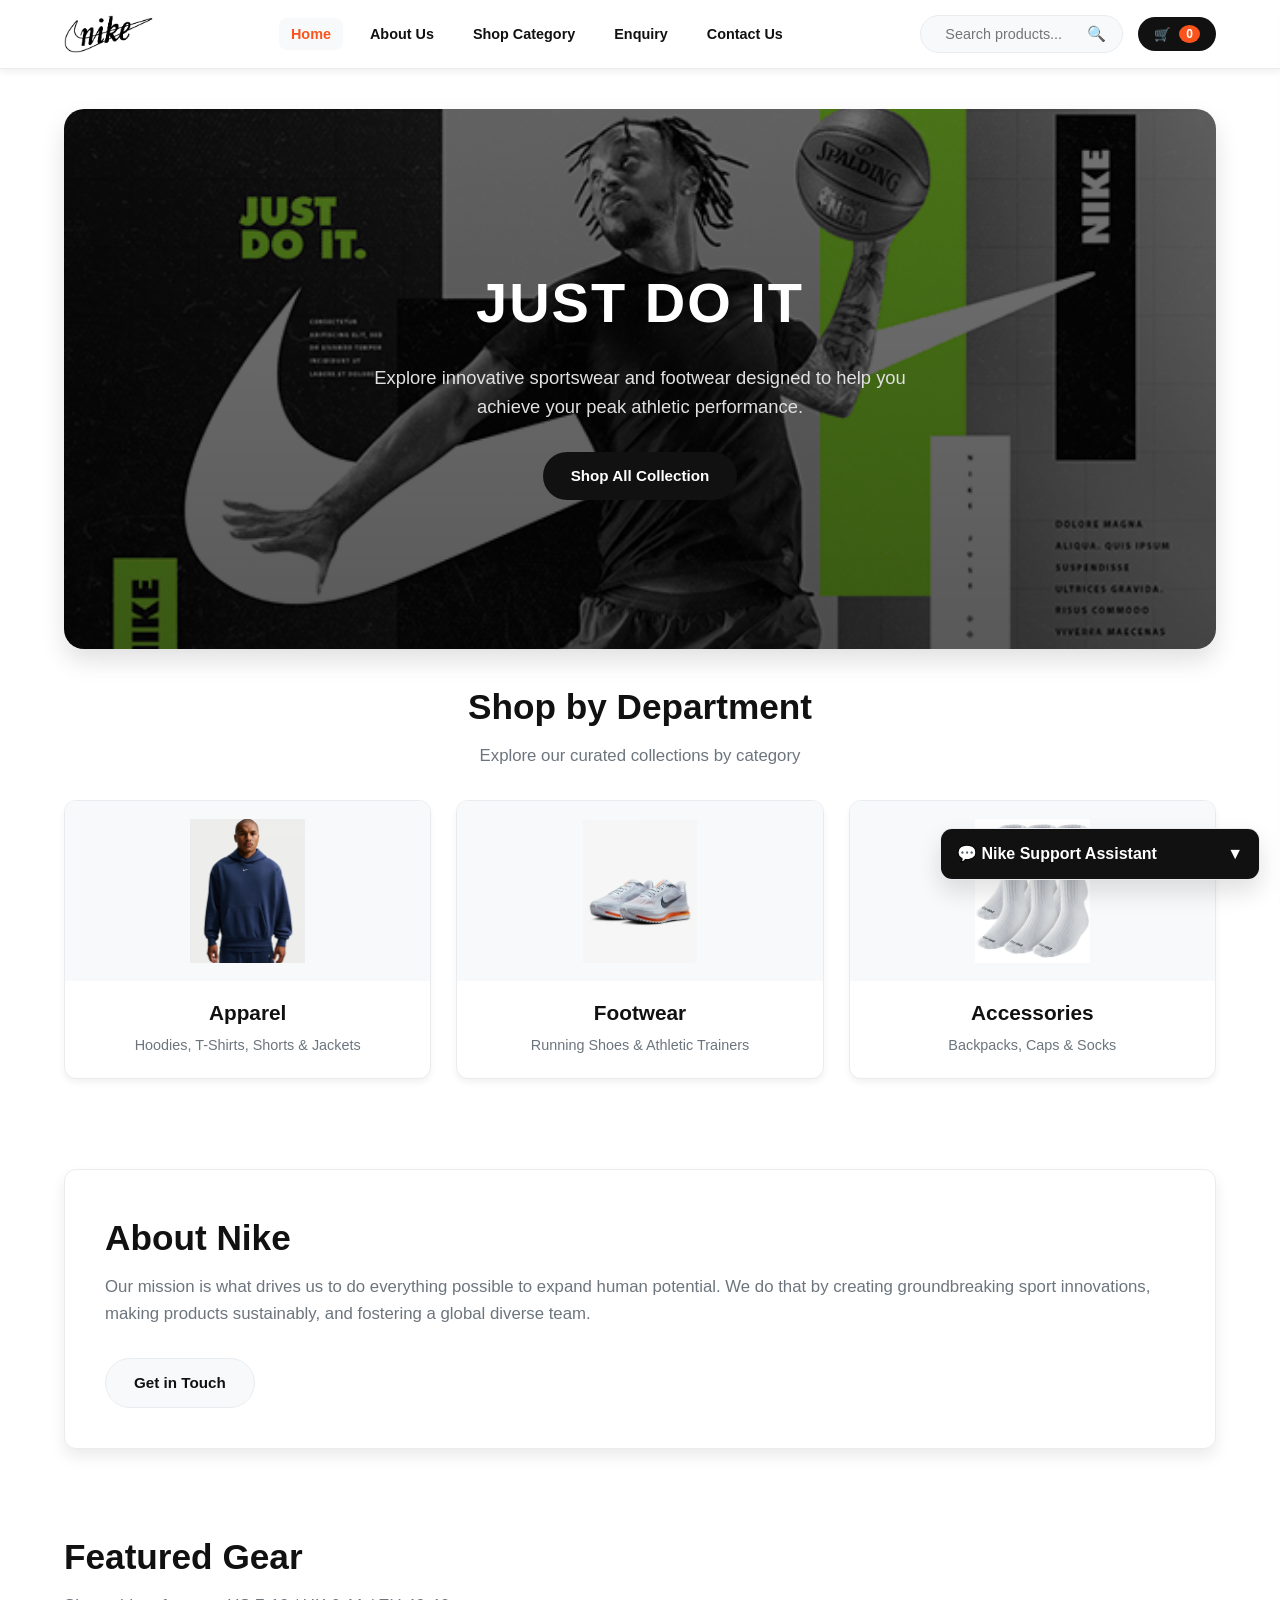
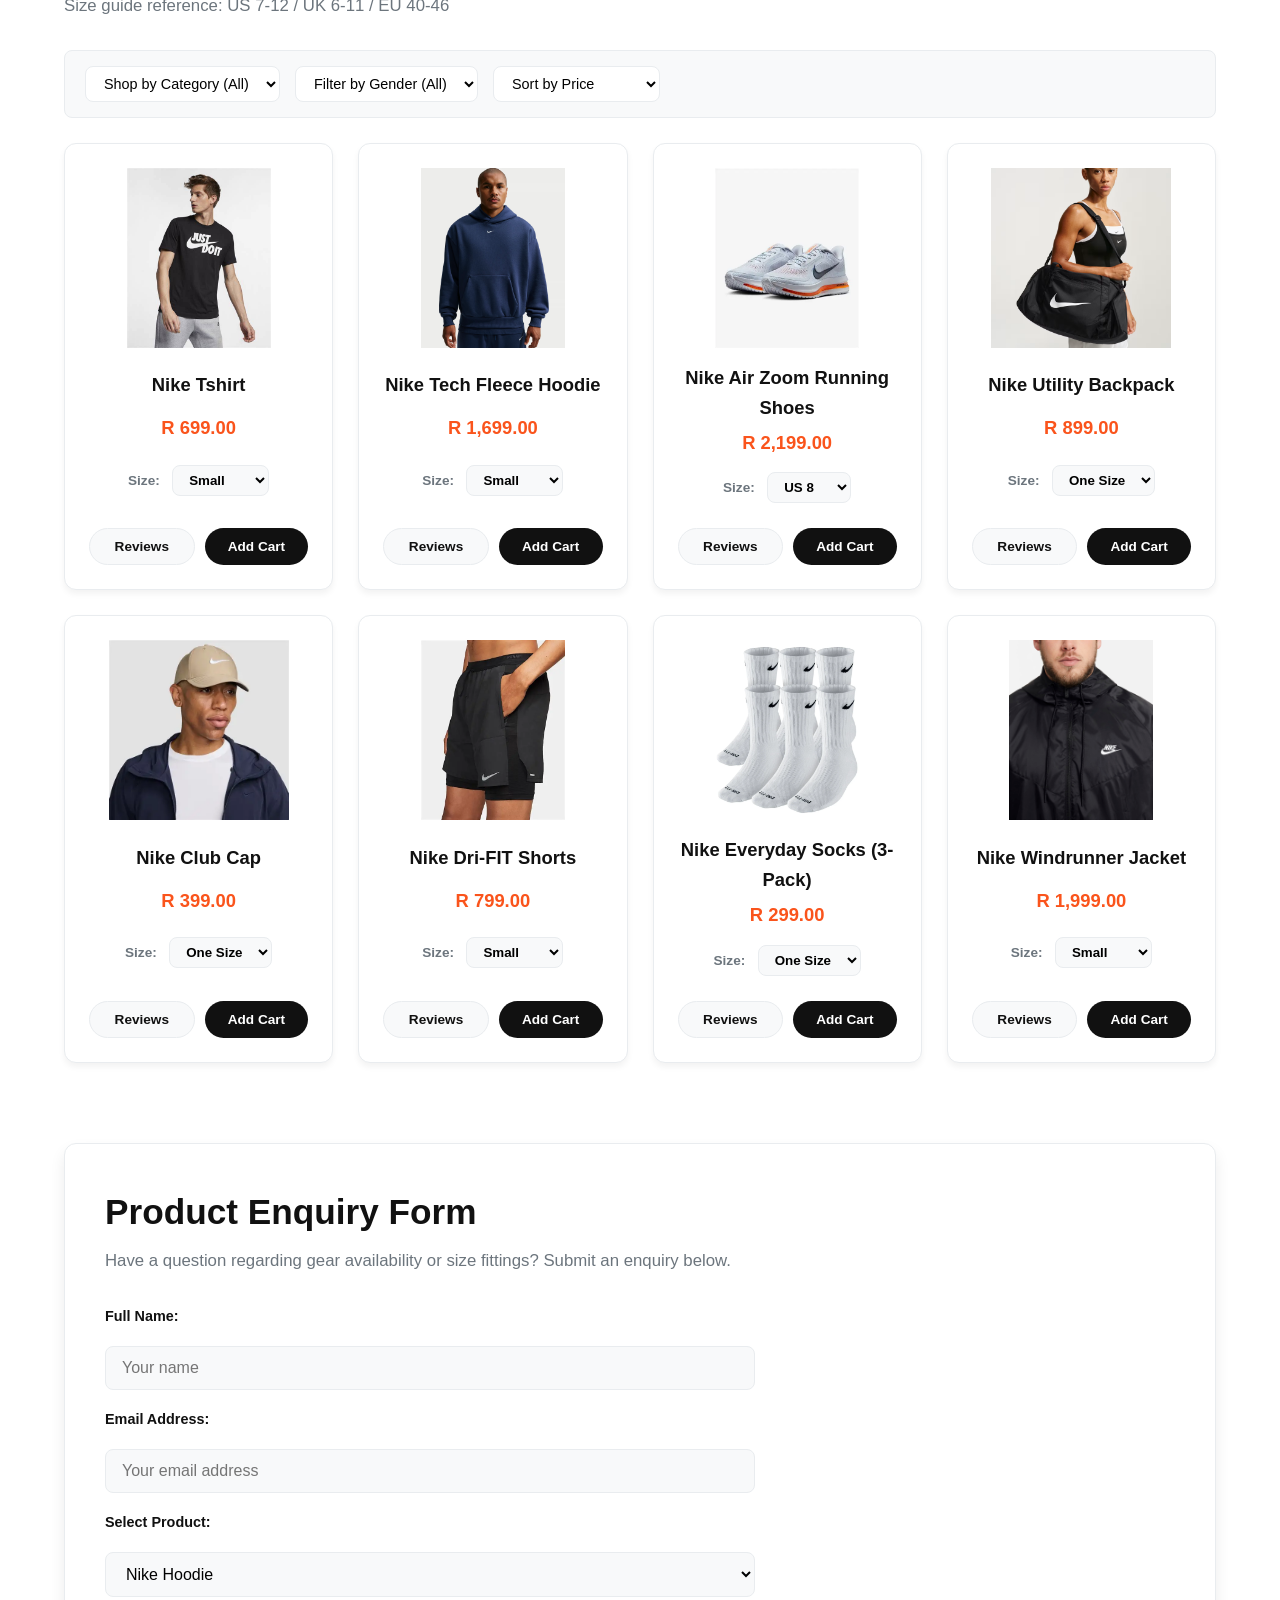
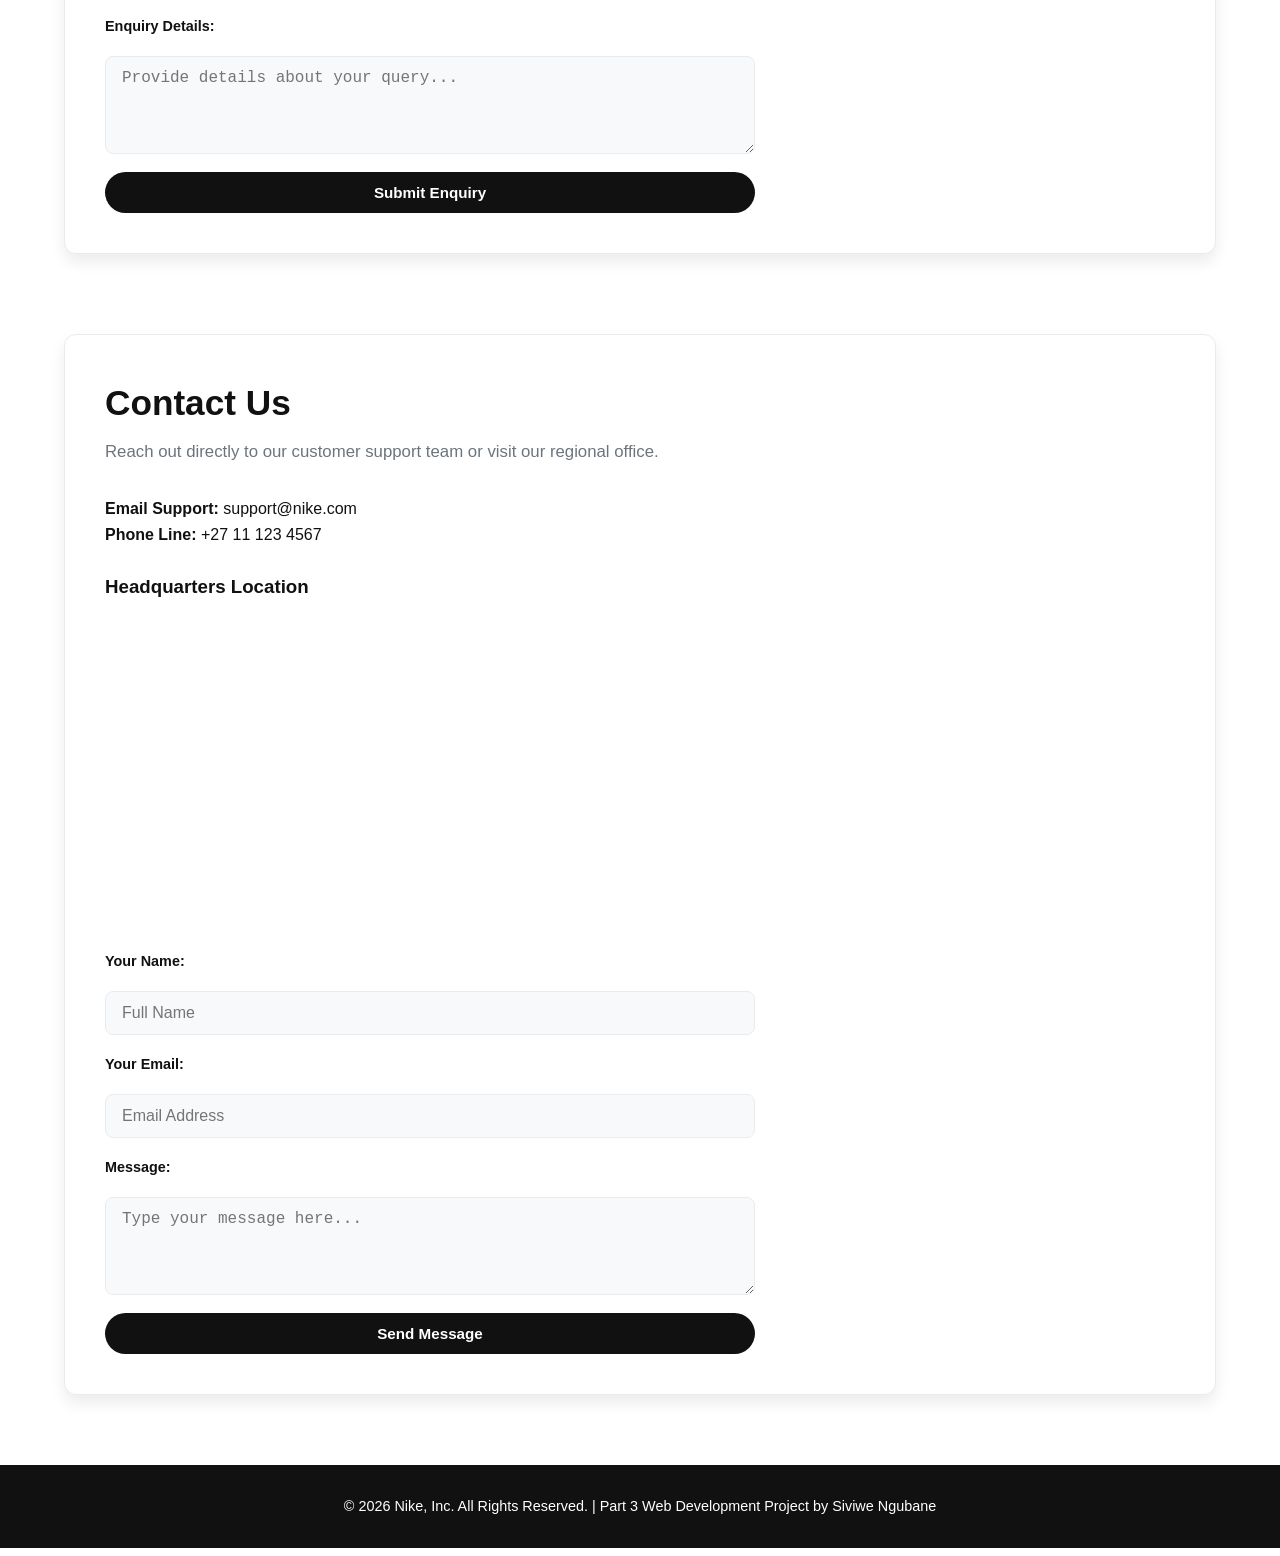
<file: index.html>
<!DOCTYPE html>
<html lang="en">
<head>
    <meta charset="UTF-8">
    <meta name="viewport" content="width=device-width, initial-scale=1.0">
    <title>Nike | Home & Storefront</title>
    <link rel="stylesheet" href="css/style.css">
    <script src="js/main.js" defer></script>
</head>
<body>
    <header>
        <div class="logo-container">
            <!-- Clicking the logo resets everything and brings user home with all products -->
            <a href="index.html" onclick="resetCatalogView()"><img src="images/logo.png" alt="Nike Logo"></a>
        </div>

        <nav aria-label="Main Navigation">
            <ul>
                <li><a href="index.html#home" class="active" onclick="resetCatalogView()">Home</a></li>
                <li><a href="index.html#about">About Us</a></li>
                <li><a href="index.html#products" onclick="resetCatalogView()">Shop Category</a></li>
                <li><a href="index.html#enquiry">Enquiry</a></li>
                <li><a href="index.html#contact">Contact Us</a></li>
            </ul>
        </nav>

        <div class="header-actions">
            <!-- Search Bar with Instant Floating Dropdown Suggestions & Thumbnails -->
            <div class="search-wrapper">
                <div class="search-container">
                    <input type="text" placeholder="Search products..." autocomplete="off">
                    <button type="button">🔍</button>
                </div>
                <div class="search-suggestions-dropdown"></div>
            </div>

            <button class="cart-icon-btn" onclick="toggleCartDrawer()">
                🛒 <span class="cart-badge" id="cart-badge-count">0</span>
            </button>
        </div>
    </header>

    <main>
        <!-- 1. HERO SECTION -->
        <section id="home" class="hero-banner">
            <h1>Just Do It</h1>
            <p>Explore innovative sportswear and footwear designed to help you achieve your peak athletic performance.</p>
            <a href="#products" class="cta-button" onclick="resetCatalogView()">Shop All Collection</a>
        </section>

        <!-- 2. SHOP BY DEPARTMENT (3-BOX PICTURE CARDS) -->
        <section class="department-section">
            <h2 class="section-title" style="text-align: center;">Shop by Department</h2>
            <p class="section-desc" style="text-align: center;">Explore our curated collections by category</p>
            
            <div class="department-grid">
                <!-- Box 1: Apparel -->
                <div class="department-card" onclick="filterByDepartment('Apparel')">
                    <div class="department-img-container">
                        <img src="images/hoodie.png" alt="Apparel Department">
                    </div>
                    <h3>Apparel</h3>
                    <p>Hoodies, T-Shirts, Shorts & Jackets</p>
                </div>

                <!-- Box 2: Footwear -->
                <div class="department-card" onclick="filterByDepartment('Footwear')">
                    <div class="department-img-container">
                        <img src="images/running.png" alt="Footwear Department">
                    </div>
                    <h3>Footwear</h3>
                    <p>Running Shoes & Athletic Trainers</p>
                </div>

                <!-- Box 3: Accessories -->
                <div class="department-card" onclick="filterByDepartment('Accessories')">
                    <div class="department-img-container">
                        <img src="images/socks.png" alt="Accessories Department">
                    </div>
                    <h3>Accessories</h3>
                    <p>Backpacks, Caps & Socks</p>
                </div>
            </div>
        </section>

        <!-- 3. ABOUT US SECTION -->
        <section id="about" style="padding: 40px 0;">
            <div class="about-content">
                <h2 class="section-title">About Nike</h2>
                <p class="section-desc">Our mission is what drives us to do everything possible to expand human potential. We do that by creating groundbreaking sport innovations, making products sustainably, and fostering a global diverse team.</p>
                <a href="#contact" class="cta-button secondary">Get in Touch</a>
            </div>
        </section>

        <!-- 4. PRODUCTS & CHECKOUT SECTION -->
        <section id="products" style="padding: 40px 0;">
            <div id="catalog-view">
                <h2 class="section-title">Featured Gear</h2>
                <p class="section-desc">Size guide reference: US 7-12 / UK 6-11 / EU 40-46</p>

                <!-- Filter Bar -->
                <div class="filter-bar">
                    <select id="filter-category" onchange="applyFilters()">
                        <option value="all">Shop by Category (All)</option>
                        <option value="Apparel">Apparel</option>
                        <option value="Footwear">Footwear</option>
                        <option value="Accessories">Accessories</option>
                    </select>
                    
                    <select id="filter-gender" onchange="applyFilters()">
                        <option value="all">Filter by Gender (All)</option>
                        <option value="Men">Men</option>
                        <option value="Women">Women</option>
                        <option value="Unisex">Unisex</option>
                    </select>
                    
                    <select id="filter-price" onchange="applyFilters()">
                        <option value="all">Sort by Price</option>
                        <option value="low-high">Price: Low to High</option>
                        <option value="high-low">Price: High to Low</option>
                    </select>
                </div>

                <!-- Product Grid (Dynamically Rendered) -->
                <div class="product-grid"></div>
            </div>

            <!-- Checkout View -->
            <div id="checkout-view" style="display: none; padding: 20px 0;">
                <h2 id="selected-product-title" class="section-title">Shipping & Order Checkout</h2>
                <form onsubmit="processOrder(event)">
                    <label>Full Name:<input type="text" required placeholder="Enter full name"></label>
                    <label>Street Address:<input type="text" required placeholder="Enter street address"></label>
                    <label>City / Suburb:<input type="text" required placeholder="Enter city"></label>
                    <label>Postal Code:<input type="text" required placeholder="Enter postal code"></label>
                    <button type="submit" class="cta-button">Confirm & Place Order</button>
                    <button type="button" class="cta-button secondary" onclick="resetCatalogView()">Cancel</button>
                </form>
            </div>

            <!-- Order Success View -->
            <div id="success-view" style="display: none; text-align: center; padding: 40px 0;" class="form-section">
                <h2>🎉 Order Placed Successfully!</h2>
                <p style="margin: 20px 0;">Your unique Order ID is: <strong id="generated-order-id" style="color: var(--accent-color); font-size: 1.4em;"></strong></p>
                <button class="cta-button" onclick="resetCatalogView()">Return to Products</button>
            </div>
        </section>

        <!-- 5. ENQUIRY SECTION -->
        <section id="enquiry" style="padding: 40px 0;">
            <div class="form-section">
                <h2 class="section-title">Product Enquiry Form</h2>
                <p class="section-desc">Have a question regarding gear availability or size fittings? Submit an enquiry below.</p>
                <form onsubmit="handleFormSubmit(event, 'Enquiry submitted successfully! Our team will respond shortly.')">
                    <label for="enquiry-name">Full Name:</label>
                    <input type="text" id="enquiry-name" required placeholder="Your name">

                    <label for="enquiry-email">Email Address:</label>
                    <input type="email" id="enquiry-email" required placeholder="Your email address">

                    <label for="enquiry-product">Select Product:</label>
                    <select id="enquiry-product">
                        <option value="hoodie">Nike Hoodie</option>
                        <option value="backpack">Nike Backpack</option>
                        <option value="shoes">Nike Running Shoes</option>
                        <option value="tshirt">Nike Tshirt</option>
                    </select>

                    <label for="enquiry-message">Enquiry Details:</label>
                    <textarea id="enquiry-message" rows="4" required placeholder="Provide details about your query..."></textarea>

                    <button type="submit" class="cta-button">Submit Enquiry</button>
                </form>
            </div>
        </section>

        <!-- 6. CONTACT US SECTION -->
        <section id="contact" style="padding: 40px 0;">
            <div class="contact-section">
                <h2 class="section-title">Contact Us</h2>
                <p class="section-desc">Reach out directly to our customer support team or visit our regional office.</p>
                
                <div style="margin-bottom: 25px;">
                    <p><strong>Email Support:</strong> support@nike.com</p>
                    <p><strong>Phone Line:</strong> +27 11 123 4567</p>
                </div>

                <div style="margin-bottom: 30px;">
                    <h3>Headquarters Location</h3>
                    <iframe 
                        src="https://www.google.com/maps/embed?pb=!1m18!1m12!1m3!1d3580.3705035222045!2d28.047305!3d-26.107567!2m3!1f0!2f0!3f0!3m2!1i1024!2i768!4f13.1!3m3!1m2!1s0x0%3A0x0!2zMjbCsDA2JzI3LjMiUyAyOMKwMDInNTAuMyJF!5e0!3m2!1sen!2sza!4v1620000000000!5m2!1sen!2sza" 
                        width="100%" 
                        height="300" 
                        style="border:0; border-radius: 12px; margin-top: 10px;" 
                        allowfullscreen="" 
                        loading="lazy">
                    </iframe>
                </div>

                <form onsubmit="handleFormSubmit(event, 'Contact message sent! We will get back to you soon.')">
                    <label for="contact-name">Your Name:</label>
                    <input type="text" id="contact-name" required placeholder="Full Name">

                    <label for="contact-email">Your Email:</label>
                    <input type="email" id="contact-email" required placeholder="Email Address">

                    <label for="contact-msg">Message:</label>
                    <textarea id="contact-msg" rows="4" required placeholder="Type your message here..."></textarea>

                    <button type="submit" class="cta-button">Send Message</button>
                </form>
            </div>
        </section>
    </main>

    <!-- Side-Drawer Cart -->
    <div id="cart-drawer" class="cart-drawer">
        <div class="cart-header">
            <h3>Your Shopping Cart</h3>
            <span style="cursor:pointer; font-size: 1.5rem;" onclick="toggleCartDrawer(false)">&times;</span>
        </div>
        <div class="cart-body" id="cart-drawer-items"></div>
        <div class="cart-footer">
            <div class="cart-total">
                <span>Total:</span>
                <span id="cart-drawer-total">R 0.00</span>
            </div>
            <button class="cta-button" style="width: 100%;" onclick="toggleCartDrawer(false); openCheckout('Cart Selection', 'Total', '')">Proceed to Checkout</button>
        </div>
    </div>

    <!-- Product Reviews & Add Review Modal -->
    <div id="reviews-modal" class="modal-overlay">
        <div class="modal-content">
            <span class="close-modal" onclick="closeReviewsModal()">&times;</span>
            <h3 id="modal-product-title" style="margin-bottom: 15px;">Product Reviews</h3>
            
            <div id="reviews-list" class="reviews-list-container"></div>

            <h4 style="margin-bottom: 10px; font-size: 1rem;">Add Your Review</h4>
            <form onsubmit="submitCustomerReview(event)">
                <label>Your Name:<input type="text" id="reviewer-name" required placeholder="Enter your name"></label>
                <label>Rating:
                    <select id="reviewer-rating">
                        <option value="⭐⭐⭐⭐⭐">⭐⭐⭐⭐⭐ (5/5)</option>
                        <option value="⭐⭐⭐⭐☆">⭐⭐⭐⭐☆ (4/5)</option>
                        <option value="⭐⭐⭐☆☆">⭐⭐⭐☆☆ (3/5)</option>
                        <option value="⭐⭐☆☆☆">⭐⭐☆☆☆ (2/5)</option>
                        <option value="⭐☆☆☆☆">⭐☆☆☆☆ (1/5)</option>
                    </select>
                </label>
                <label>Comment:<textarea id="reviewer-comment" rows="3" required placeholder="Write your review here..."></textarea></label>
                <button type="submit" class="cta-button" style="width: 100%;">Submit Review</button>
            </form>
        </div>
    </div>

    <!-- Floating Support Chatbot Widget -->
    <div id="chat-widget" class="chat-widget">
        <div class="chat-header" onclick="toggleChat()">
            <span>💬 Nike Support Assistant</span>
            <span>▼</span>
        </div>
        <div id="chat-body" class="chat-body">
            <div id="chat-messages" class="chat-messages">
                <div class="bot-msg">Hello! Ask me about shipping, sizing, or returns.</div>
            </div>
            <div class="chat-input-area">
                <input type="text" id="chat-input" placeholder="Type a question..." onkeypress="if(event.key === 'Enter') sendChatMessage()">
                <button onclick="sendChatMessage()">Send</button>
            </div>
        </div>
    </div>

    <footer>
        <p>&copy; 2026 Nike, Inc. All Rights Reserved. | Part 3 Web Development Project by Siviwe Ngubane</p>
    </footer>
</body>
</html>
</file>
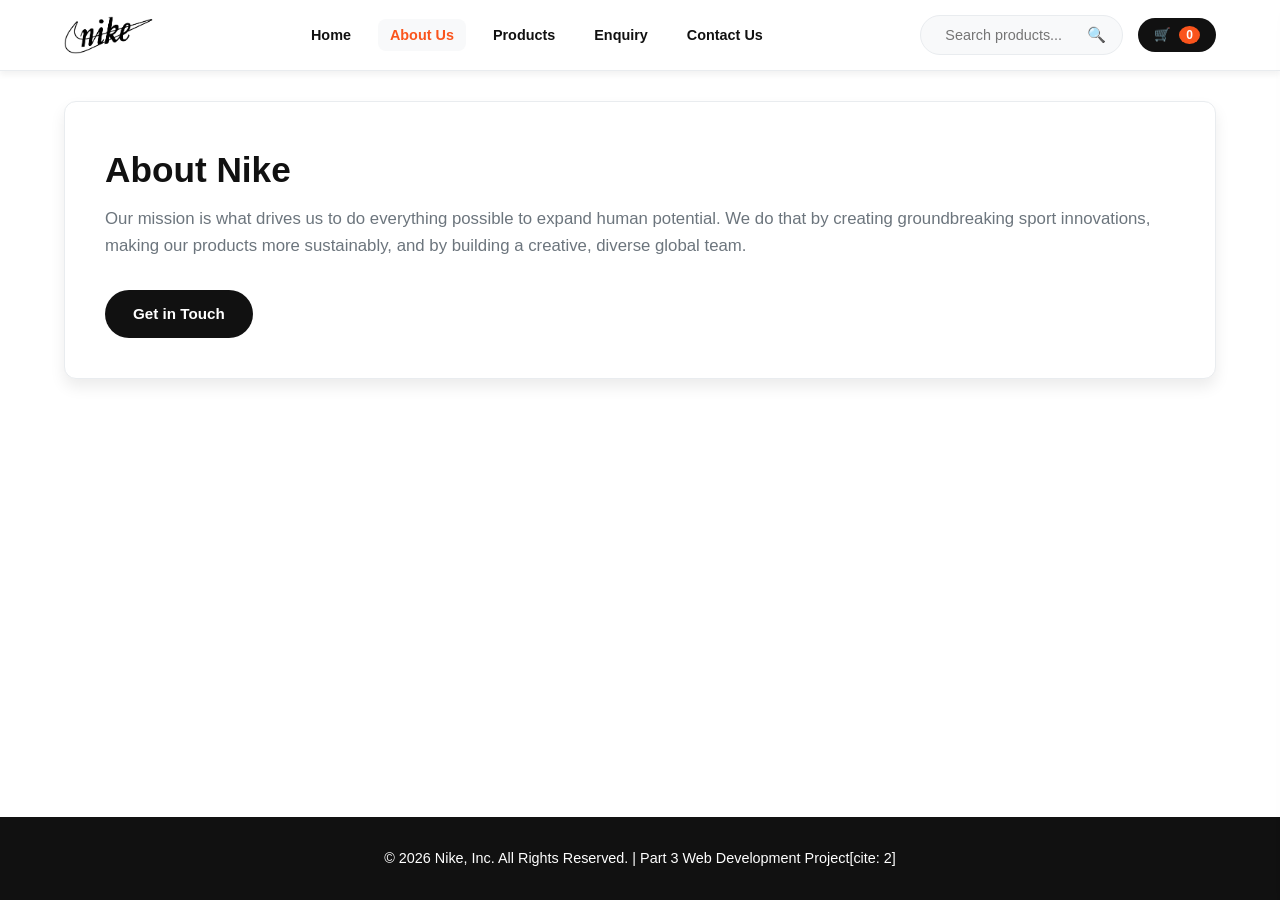
<file: about.html>
<!DOCTYPE html>
<html lang="en">
<head>
    <meta charset="UTF-8">
    <meta name="viewport" content="width=device-width, initial-scale=1.0">
    <title>Nike | About Us</title>
    <link rel="stylesheet" href="css/style.css">
    <script src="js/main.js" defer></script>
</head>
<body>
    <header>
        <div class="logo-container">
            <a href="index.html"><img src="images/logo.png" alt="Nike Swoosh Logo"></a>
        </div>

        <nav aria-label="Main Navigation">
            <ul>
                <li><a href="index.html">Home</a></li>
                <li><a href="about.html" class="active">About Us</a></li>
                <li><a href="products.html">Products</a></li>
                <li><a href="enquiry.html">Enquiry</a></li>
                <li><a href="contact.html">Contact Us</a></li>
            </ul>
        </nav>

        <div class="header-actions">
            <div class="search-container">
                <input type="text" placeholder="Search products..." onkeypress="if(event.key === 'Enter') window.location.href='products.html'">
                <button type="button">🔍</button>
            </div>
            <button class="cart-icon-btn" onclick="toggleCartDrawer()">
                🛒 <span class="cart-badge" id="cart-badge-count">0</span>
            </button>
        </div>
    </header>

    <main>
        <section class="about-content">
            <h1 class="section-title">About Nike</h1>
            <p class="section-desc">Our mission is what drives us to do everything possible to expand human potential. We do that by creating groundbreaking sport innovations, making our products more sustainably, and by building a creative, diverse global team.</p>
            <a href="contact.html" class="cta-button">Get in Touch</a>
        </section>
    </main>

    <!-- Side-Drawer Cart -->
    <div id="cart-drawer" class="cart-drawer">
        <div class="cart-header">
            <h3>Your Shopping Cart</h3>
            <span style="cursor:pointer; font-size: 1.5rem;" onclick="toggleCartDrawer(false)">&times;</span>
        </div>
        <div class="cart-body" id="cart-drawer-items"></div>
        <div class="cart-footer">
            <div class="cart-total">
                <span>Total:</span>
                <span id="cart-drawer-total">R 0.00</span>
            </div>
            <button class="cta-button" style="width: 100%;" onclick="window.location.href='products.html'">Go to Checkout</button>
        </div>
    </div>

    <footer>
        <p>&copy; 2026 Nike, Inc. All Rights Reserved. | Part 3 Web Development Project[cite: 2]</p>
    </footer>
</body>
</html>
</file>
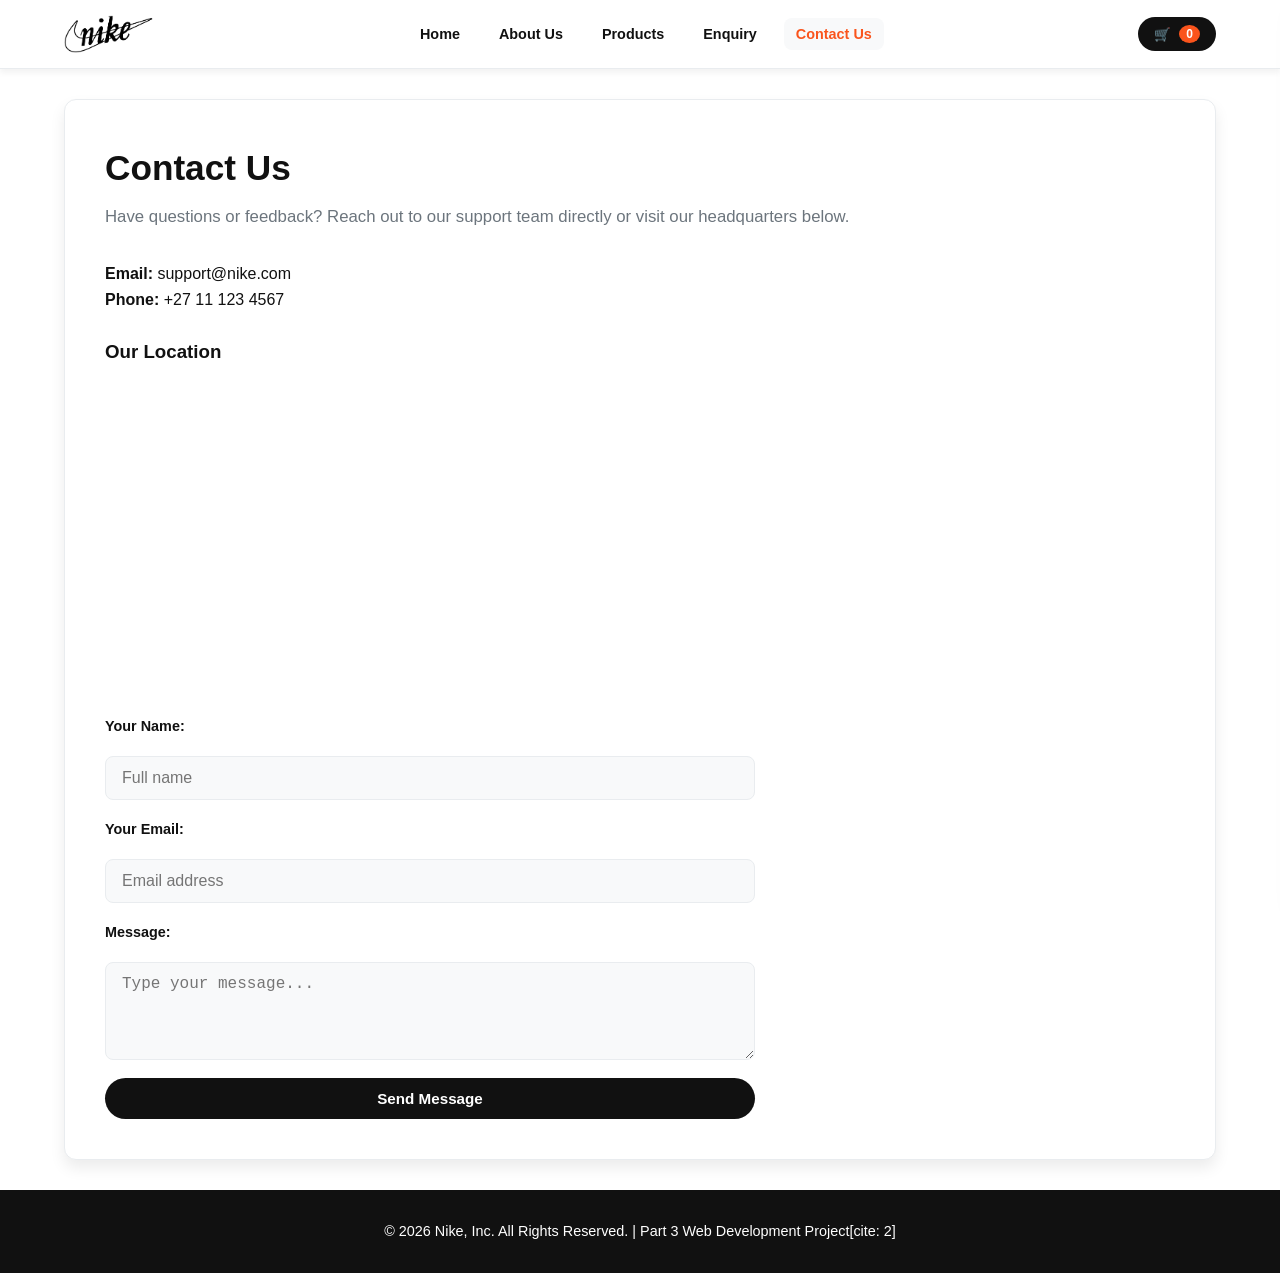
<file: contact.html>
<!DOCTYPE html>
<html lang="en">
<head>
    <meta charset="UTF-8">
    <meta name="viewport" content="width=device-width, initial-scale=1.0">
    <title>Nike | Contact Us</title>
    <link rel="stylesheet" href="css/style.css">
    <script src="js/main.js" defer></script>
</head>
<body>
    <header>
        <div class="logo-container">
            <a href="index.html"><img src="images/logo.png" alt="Nike Swoosh Logo"></a>
        </div>

        <nav aria-label="Main Navigation">
            <ul>
                <li><a href="index.html">Home</a></li>
                <li><a href="about.html">About Us</a></li>
                <li><a href="products.html">Products</a></li>
                <li><a href="enquiry.html">Enquiry</a></li>
                <li><a href="contact.html" class="active">Contact Us</a></li>
            </ul>
        </nav>

        <div class="header-actions">
            <button class="cart-icon-btn" onclick="toggleCartDrawer()">
                🛒 <span class="cart-badge" id="cart-badge-count">0</span>
            </button>
        </div>
    </header>

    <main>
        <section class="contact-section">
            <h1 class="section-title">Contact Us</h1>
            <p class="section-desc">Have questions or feedback? Reach out to our support team directly or visit our headquarters below.</p>
            
            <div style="margin-bottom: 25px;">
                <p><strong>Email:</strong> support@nike.com</p>
                <p><strong>Phone:</strong> +27 11 123 4567</p>
            </div>

            <div style="margin-bottom: 30px;">
                <h3>Our Location</h3>
                <iframe 
                    src="https://www.google.com/maps/embed?pb=!1m18!1m12!1m3!1d3580.3705035222045!2d28.047305!3d-26.107567!2m3!1f0!2f0!3f0!3m2!1i1024!2i768!4f13.1!3m3!1m2!1s0x0%3A0x0!2zMjbCsDA2JzI3LjMiUyAyOMKwMDInNTAuMyJF!5e0!3m2!1sen!2sza!4v1620000000000!5m2!1sen!2sza" 
                    width="100%" 
                    height="300" 
                    style="border:0; border-radius: 12px; margin-top: 10px;" 
                    allowfullscreen="" 
                    loading="lazy">
                </iframe>
            </div>

            <form onsubmit="handleFormSubmit(event, 'Message sent successfully!')">
                <label for="contact-name">Your Name:</label>
                <input type="text" id="contact-name" required placeholder="Full name">

                <label for="contact-email">Your Email:</label>
                <input type="email" id="contact-email" required placeholder="Email address">

                <label for="contact-msg">Message:</label>
                <textarea id="contact-msg" rows="4" required placeholder="Type your message..."></textarea>

                <button type="submit" class="cta-button">Send Message</button>
            </form>
        </section>
    </main>

    <!-- Side-Drawer Cart -->
    <div id="cart-drawer" class="cart-drawer">
        <div class="cart-header">
            <h3>Your Shopping Cart</h3>
            <span style="cursor:pointer; font-size: 1.5rem;" onclick="toggleCartDrawer(false)">&times;</span>
        </div>
        <div class="cart-body" id="cart-drawer-items"></div>
        <div class="cart-footer">
            <button class="cta-button" style="width: 100%;" onclick="window.location.href='products.html'">Go to Checkout</button>
        </div>
    </div>

    <footer>
        <p>&copy; 2026 Nike, Inc. All Rights Reserved. | Part 3 Web Development Project[cite: 2]</p>
    </footer>
</body>
</html>
</file>
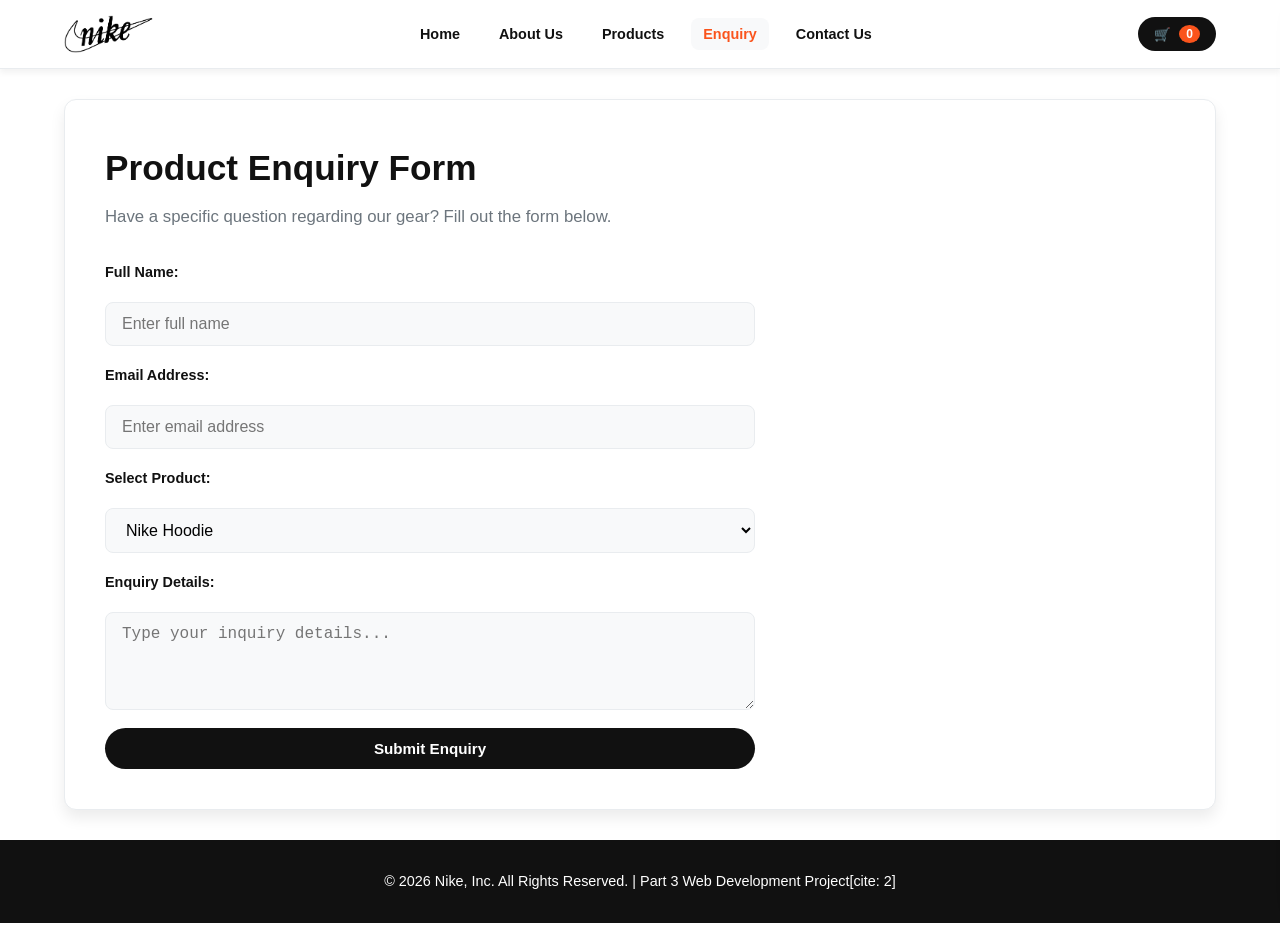
<file: enquiry.html>
<!DOCTYPE html>
<html lang="en">
<head>
    <meta charset="UTF-8">
    <meta name="viewport" content="width=device-width, initial-scale=1.0">
    <title>Nike | Product Enquiry</title>
    <link rel="stylesheet" href="css/style.css">
    <script src="js/main.js" defer></script>
</head>
<body>
    <header>
        <div class="logo-container">
            <a href="index.html"><img src="images/logo.png" alt="Nike Swoosh Logo"></a>
        </div>

        <nav aria-label="Main Navigation">
            <ul>
                <li><a href="index.html">Home</a></li>
                <li><a href="about.html">About Us</a></li>
                <li><a href="products.html">Products</a></li>
                <li><a href="enquiry.html" class="active">Enquiry</a></li>
                <li><a href="contact.html">Contact Us</a></li>
            </ul>
        </nav>

        <div class="header-actions">
            <button class="cart-icon-btn" onclick="toggleCartDrawer()">
                🛒 <span class="cart-badge" id="cart-badge-count">0</span>
            </button>
        </div>
    </header>

    <main>
        <section class="form-section">
            <h1 class="section-title">Product Enquiry Form</h1>
            <p class="section-desc">Have a specific question regarding our gear? Fill out the form below.</p>
            <form onsubmit="handleFormSubmit(event, 'Enquiry submitted successfully!')">
                <label for="name">Full Name:</label>
                <input type="text" id="name" required placeholder="Enter full name">

                <label for="email">Email Address:</label>
                <input type="email" id="email" required placeholder="Enter email address">

                <label for="product-select">Select Product:</label>
                <select id="product-select">
                    <option value="hoodie">Nike Hoodie</option>
                    <option value="backpack">Nike Backpack</option>
                    <option value="shoes">Nike Running Shoes</option>
                    <option value="tshirt">Nike Tshirt</option>
                </select>

                <label for="message">Enquiry Details:</label>
                <textarea id="message" rows="4" required placeholder="Type your inquiry details..."></textarea>

                <button type="submit" class="cta-button">Submit Enquiry</button>
            </form>
        </section>
    </main>

    <!-- Side-Drawer Cart -->
    <div id="cart-drawer" class="cart-drawer">
        <div class="cart-header">
            <h3>Your Shopping Cart</h3>
            <span style="cursor:pointer; font-size: 1.5rem;" onclick="toggleCartDrawer(false)">&times;</span>
        </div>
        <div class="cart-body" id="cart-drawer-items"></div>
        <div class="cart-footer">
            <button class="cta-button" style="width: 100%;" onclick="window.location.href='products.html'">Go to Checkout</button>
        </div>
    </div>

    <footer>
        <p>&copy; 2026 Nike, Inc. All Rights Reserved. | Part 3 Web Development Project[cite: 2]</p>
    </footer>
</body>
</html>
</file>
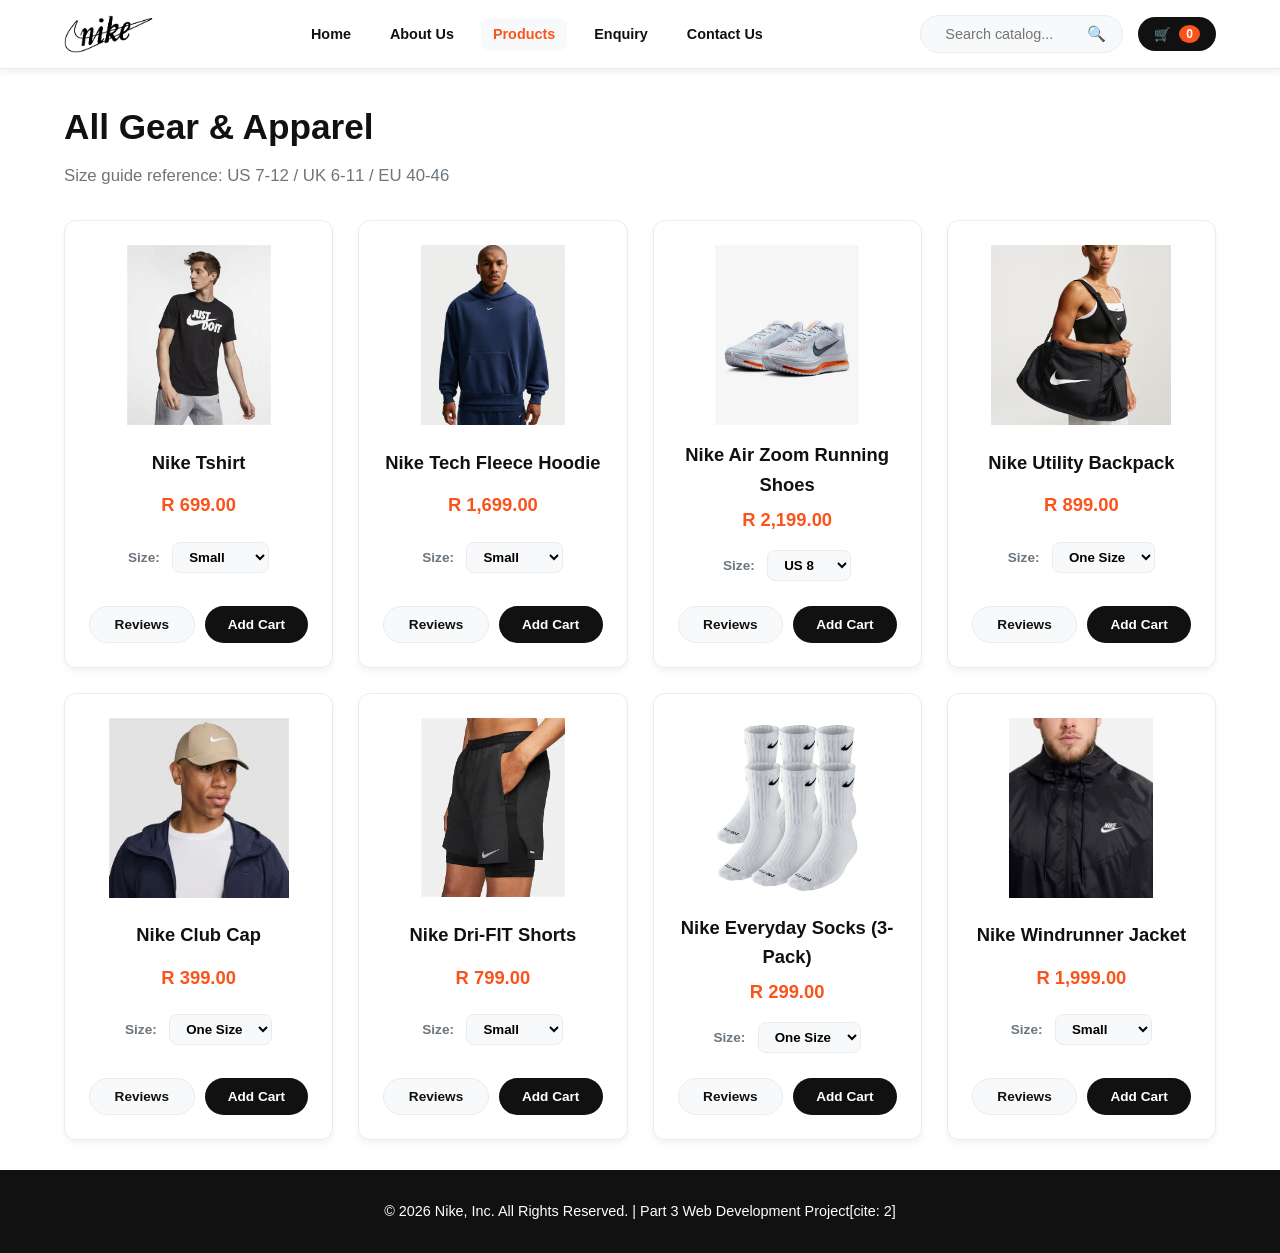
<file: products.html>
<!DOCTYPE html>
<html lang="en">
<head>
    <meta charset="UTF-8">
    <meta name="viewport" content="width=device-width, initial-scale=1.0">
    <title>Nike | Product Catalog</title>
    <link rel="stylesheet" href="css/style.css">
    <script src="js/main.js" defer></script>
</head>
<body>
    <header>
        <div class="logo-container">
            <a href="index.html"><img src="images/logo.png" alt="Nike Logo"></a>
        </div>

        <nav aria-label="Main Navigation">
            <ul>
                <li><a href="index.html">Home</a></li>
                <li><a href="about.html">About Us</a></li>
                <li><a href="products.html" class="active">Products</a></li>
                <li><a href="enquiry.html">Enquiry</a></li>
                <li><a href="contact.html">Contact Us</a></li>
            </ul>
        </nav>

        <div class="header-actions">
            <!-- Search Bar with Floating Dropdown Suggestions Box -->
            <div class="search-wrapper">
                <div class="search-container">
                    <input type="text" placeholder="Search catalog..." autocomplete="off">
                    <button type="button">🔍</button>
                </div>
                <div class="search-suggestions-dropdown"></div>
            </div>

            <button class="cart-icon-btn" onclick="toggleCartDrawer()">
                🛒 <span class="cart-badge" id="cart-badge-count">0</span>
            </button>
        </div>
    </header>

    <main>
        <div id="catalog-view">
            <h1 class="section-title">All Gear & Apparel</h1>
            <p class="section-desc">Size guide reference: US 7-12 / UK 6-11 / EU 40-46</p>

            <div class="product-grid">
                <!-- Product 1 -->
                <article class="product-item" data-name="nike tshirt">
                    <div class="product-image-container"><img src="images/tshirt.png" alt="Nike Tshirt"></div>
                    <h3>Nike Tshirt</h3>
                    <p class="product-price">R 699.00</p>
                    <div class="size-selector">
                        <label for="p-tshirt">Size:</label>
                        <select id="p-tshirt"><option>Small</option><option>Medium</option><option>Large</option></select>
                    </div>
                    <div class="card-actions">
                        <button class="cta-button secondary" onclick="openReviewsModal('Nike Tshirt')">Reviews</button>
                        <button class="cta-button" onclick="addToCart('Nike Tshirt', 'R 699.00', 'p-tshirt', 'images/tshirt.png')">Add Cart</button>
                    </div>
                </article>

                <!-- Product 2 -->
                <article class="product-item" data-name="nike hoodie">
                    <div class="product-image-container"><img src="images/hoodie.png" alt="Nike Hoodie"></div>
                    <h3>Nike Hoodie</h3>
                    <p class="product-price">R 1,699.00</p>
                    <div class="size-selector">
                        <label for="p-hoodie">Size:</label>
                        <select id="p-hoodie"><option>Small</option><option>Medium</option><option>Large</option></select>
                    </div>
                    <div class="card-actions">
                        <button class="cta-button secondary" onclick="openReviewsModal('Nike Hoodie')">Reviews</button>
                        <button class="cta-button" onclick="addToCart('Nike Hoodie', 'R 1,699.00', 'p-hoodie', 'images/hoodie.png')">Add Cart</button>
                    </div>
                </article>

                <!-- Product 3 -->
                <article class="product-item" data-name="nike running shoes">
                    <div class="product-image-container"><img src="images/running.png" alt="Nike Running Shoes"></div>
                    <h3>Nike Running Shoes</h3>
                    <p class="product-price">R 2,199.00</p>
                    <div class="size-selector">
                        <label for="p-shoes">Size:</label>
                        <select id="p-shoes"><option>US 8</option><option>US 9</option><option>US 10</option></select>
                    </div>
                    <div class="card-actions">
                        <button class="cta-button secondary" onclick="openReviewsModal('Nike Running Shoes')">Reviews</button>
                        <button class="cta-button" onclick="addToCart('Nike Running Shoes', 'R 2,199.00', 'p-shoes', 'images/running.png')">Add Cart</button>
                    </div>
                </article>

                <!-- Product 4 -->
                <article class="product-item" data-name="nike backpack">
                    <div class="product-image-container"><img src="images/bag.png" alt="Nike Backpack"></div>
                    <h3>Nike Backpack</h3>
                    <p class="product-price">R 899.00</p>
                    <div class="size-selector">
                        <label for="p-bag">Size:</label>
                        <select id="p-bag"><option>One Size</option></select>
                    </div>
                    <div class="card-actions">
                        <button class="cta-button secondary" onclick="openReviewsModal('Nike Backpack')">Reviews</button>
                        <button class="cta-button" onclick="addToCart('Nike Backpack', 'R 899.00', 'p-bag', 'images/bag.png')">Add Cart</button>
                    </div>
                </article>

                <!-- Product 5 -->
                <article class="product-item" data-name="nike club cap">
                    <div class="product-image-container"><img src="images/cap.png" alt="Nike Cap"></div>
                    <h3>Nike Club Cap</h3>
                    <p class="product-price">R 399.00</p>
                    <div class="size-selector">
                        <label for="p-cap">Size:</label>
                        <select id="p-cap"><option>Adjustable</option></select>
                    </div>
                    <div class="card-actions">
                        <button class="cta-button secondary" onclick="openReviewsModal('Nike Club Cap')">Reviews</button>
                        <button class="cta-button" onclick="addToCart('Nike Club Cap', 'R 399.00', 'p-cap', 'images/cap.png')">Add Cart</button>
                    </div>
                </article>

                <!-- Product 6 -->
                <article class="product-item" data-name="nike dri-fit shorts">
                    <div class="product-image-container"><img src="images/shorts.png" alt="Nike Shorts"></div>
                    <h3>Nike Dri-FIT Shorts</h3>
                    <p class="product-price">R 799.00</p>
                    <div class="size-selector">
                        <label for="p-shorts">Size:</label>
                        <select id="p-shorts"><option>Medium</option><option>Large</option></select>
                    </div>
                    <div class="card-actions">
                        <button class="cta-button secondary" onclick="openReviewsModal('Nike Dri-FIT Shorts')">Reviews</button>
                        <button class="cta-button" onclick="addToCart('Nike Dri-FIT Shorts', 'R 799.00', 'p-shorts', 'images/shorts.png')">Add Cart</button>
                    </div>
                </article>
            </div>
        </div>

        <!-- Checkout View -->
        <div id="checkout-view" style="display: none; padding: 20px 0;">
            <h2 id="selected-product-title" class="section-title">Shipping & Order Checkout</h2>
            <form onsubmit="processOrder(event)">
                <label>Full Name:<input type="text" required placeholder="Enter full name"></label>
                <label>Street Address:<input type="text" required placeholder="Enter street address"></label>
                <label>City / Suburb:<input type="text" required placeholder="Enter city"></label>
                <label>Postal Code:<input type="text" required placeholder="Enter postal code"></label>
                <button type="submit" class="cta-button">Place Order</button>
                <button type="button" class="cta-button secondary" onclick="resetCatalogView()">Cancel</button>
            </form>
        </div>

        <!-- Success View -->
        <div id="success-view" style="display: none; text-align: center; padding: 40px 0;" class="form-section">
            <h2>🎉 Order Placed Successfully!</h2>
            <p style="margin: 20px 0;">Your unique Order ID is: <strong id="generated-order-id" style="color: var(--accent-color); font-size: 1.4em;"></strong></p>
            <button class="cta-button" onclick="resetCatalogView()">Back to Products</button>
        </div>
    </main>

    <!-- Side-Drawer Cart -->
    <div id="cart-drawer" class="cart-drawer">
        <div class="cart-header">
            <h3>Your Shopping Cart</h3>
            <span style="cursor:pointer; font-size: 1.5rem;" onclick="toggleCartDrawer(false)">&times;</span>
        </div>
        <div class="cart-body" id="cart-drawer-items"></div>
        <div class="cart-footer">
            <div class="cart-total">
                <span>Total:</span>
                <span id="cart-drawer-total">R 0.00</span>
            </div>
            <button class="cta-button" style="width: 100%;" onclick="toggleCartDrawer(false); openCheckout('Cart Selection', 'Total', '')">Proceed to Checkout</button>
        </div>
    </div>

    <!-- Reviews Modal -->
    <div id="reviews-modal" class="modal-overlay">
        <div class="modal-content">
            <span class="close-modal" onclick="closeReviewsModal()">&times;</span>
            <h3 id="modal-product-title">Product Reviews</h3>
            <div style="margin-top: 15px;">
                <p><strong>⭐⭐⭐⭐⭐ - Sibusiso N.</strong></p>
                <p style="font-size: 0.9rem; color: var(--gray-text);">Highly recommended!</p>
            </div>
        </div>
    </div>

    <footer>
        <p>&copy; 2026 Nike, Inc. All Rights Reserved. | Part 3 Web Development Project[cite: 2]</p>
    </footer>
</body>
</html>
</file>
<file: css/style.css>
/* ==========================================
   1. GLOBAL STYLES & DESIGN TOKENS
   ================================---------- */
:root {
    --primary-color: #111111;
    --secondary-color: #1a1a1a;
    --accent-color: #fa541c; 
    --accent-hover: #e04815;
    --light-bg: #f8f9fa;
    --card-bg: #ffffff;
    --white: #ffffff;
    --gray-text: #6c757d;
    --border-color: #e9ecef;
    --shadow-sm: 0 4px 6px rgba(0, 0, 0, 0.05);
    --shadow-md: 0 8px 15px rgba(0, 0, 0, 0.08);
    --shadow-lg: 0 12px 25px rgba(0, 0, 0, 0.12);
    --transition: all 0.3s cubic-bezier(0.25, 0.8, 0.25, 1);
    --radius-sm: 8px;
    --radius-md: 12px;
    --radius-lg: 20px;
}

* {
    margin: 0;
    padding: 0;
    box-sizing: border-box;
    -webkit-tap-highlight-color: transparent;
}

html {
    scroll-behavior: smooth;
    font-size: 16px;
}

body {
    font-family: 'Helvetica Neue', Helvetica, Arial, sans-serif;
    background-color: var(--white);
    color: var(--primary-color);
    line-height: 1.6;
    display: flex;
    flex-direction: column;
    min-height: 100vh;
}

main {
    flex: 1;
    padding: 30px 5%;
    max-width: 1400px;
    margin: 0 auto;
    width: 100%;
}

/* ==========================================
   2. HEADER & STICKY NAVIGATION
   ================================---------- */
header {
    display: flex;
    justify-content: space-between;
    align-items: center;
    padding: 15px 5%;
    background-color: var(--white);
    border-bottom: 1px solid var(--border-color);
    position: sticky;
    top: 0;
    z-index: 1000;
    box-shadow: var(--shadow-sm);
    flex-wrap: wrap;
    gap: 15px;
}

.logo-container img {
    height: 38px;
    width: auto;
    display: block;
    transition: var(--transition);
    cursor: pointer;
}

.logo-container img:hover {
    transform: scale(1.05);
}

nav ul {
    display: flex;
    list-style: none;
    gap: 15px;
    align-items: center;
}

nav a {
    text-decoration: none;
    color: var(--primary-color);
    font-weight: 600;
    font-size: 0.9rem;
    transition: var(--transition);
    padding: 8px 12px;
    border-radius: var(--radius-sm);
    cursor: pointer;
}

nav a:hover, nav a.active {
    color: var(--accent-color);
    background-color: var(--light-bg);
}

/* Search Wrapper & Dropdown Suggestions Box */
.search-wrapper {
    position: relative;
}

.search-container {
    display: flex;
    align-items: center;
    background: var(--light-bg);
    border-radius: 50px;
    padding: 6px 16px;
    border: 1px solid var(--border-color);
    transition: var(--transition);
}

.search-container:focus-within {
    border-color: var(--primary-color);
    background: var(--white);
    box-shadow: 0 0 0 3px rgba(17, 17, 17, 0.1);
}

.search-container input {
    border: none;
    background: transparent;
    outline: none;
    padding: 4px 8px;
    font-size: 0.9rem;
    width: 150px;
    transition: var(--transition);
}

.search-container input:focus {
    width: 220px;
}

.search-container button {
    background: transparent;
    border: none;
    cursor: pointer;
    font-size: 0.95rem;
    color: var(--gray-text);
}

.search-suggestions-dropdown {
    position: absolute;
    top: calc(100% + 8px);
    left: 0;
    width: 100%;
    background: var(--white);
    border: 1px solid var(--border-color);
    border-radius: var(--radius-sm);
    box-shadow: var(--shadow-md);
    max-height: 280px;
    overflow-y: auto;
    display: none;
    z-index: 1500;
}

.suggestion-item {
    padding: 10px 15px;
    font-size: 0.85rem;
    cursor: pointer;
    border-bottom: 1px solid var(--border-color);
    transition: background 0.2s;
    display: flex;
    align-items: center;
    gap: 12px;
}

.suggestion-item img {
    width: 35px;
    height: 35px;
    object-fit: contain;
    background: var(--light-bg);
    border-radius: 4px;
    padding: 2px;
}

.suggestion-item:last-child {
    border-bottom: none;
}

.suggestion-item:hover {
    background-color: var(--light-bg);
}

.header-actions {
    display: flex;
    align-items: center;
    gap: 15px;
}

.cart-icon-btn {
    position: relative;
    background: var(--primary-color);
    color: var(--white);
    border: none;
    border-radius: 50px;
    padding: 8px 16px;
    font-weight: 600;
    cursor: pointer;
    display: flex;
    align-items: center;
    gap: 8px;
    transition: var(--transition);
}

.cart-icon-btn:hover {
    background: var(--accent-color);
}

.cart-badge {
    background: var(--accent-color);
    color: var(--white);
    border-radius: 50%;
    padding: 2px 7px;
    font-size: 0.75rem;
    font-weight: bold;
}

/* ==========================================
   3. HERO BANNER
   ================================---------- */
.hero-banner {
    position: relative;
    background: linear-gradient(rgba(0, 0, 0, 0.55), rgba(0, 0, 0, 0.65)), 
                url('../images/hero.png') no-repeat center center/cover;
    background-color: var(--secondary-color);
    min-height: 60vh;
    display: flex;
    flex-direction: column;
    justify-content: center;
    align-items: center;
    text-align: center;
    color: var(--white);
    padding: 40px 20px;
    border-radius: var(--radius-lg);
    margin: 10px 0 30px;
    box-shadow: var(--shadow-lg);
}

.hero-banner h1 {
    font-size: 3.5rem;
    font-weight: 900;
    text-transform: uppercase;
    letter-spacing: 2px;
    margin-bottom: 15px;
}

.hero-banner p {
    font-size: 1.15rem;
    max-width: 600px;
    margin-bottom: 30px;
    font-weight: 300;
    color: #e0e0e0;
}

/* ==========================================
   4. SHOP BY DEPARTMENT (3-BOX CARDS)
   ================================---------- */
.department-section {
    margin-bottom: 50px;
}

.department-grid {
    display: grid;
    grid-template-columns: repeat(auto-fit, minmax(280px, 1fr));
    gap: 25px;
    margin-top: 20px;
}

.department-card {
    background: var(--card-bg);
    border-radius: var(--radius-md);
    overflow: hidden;
    border: 1px solid var(--border-color);
    box-shadow: var(--shadow-sm);
    cursor: pointer;
    transition: var(--transition);
    text-align: center;
    padding-bottom: 20px;
}

.department-card:hover {
    transform: translateY(-6px);
    box-shadow: var(--shadow-lg);
    border-color: var(--accent-color);
}

.department-img-container {
    height: 180px;
    width: 100%;
    background: var(--light-bg);
    display: flex;
    align-items: center;
    justify-content: center;
    overflow: hidden;
}

.department-card img {
    max-height: 80%;
    max-width: 80%;
    object-fit: contain;
    transition: var(--transition);
}

.department-card:hover img {
    transform: scale(1.1);
}

.department-card h3 {
    font-size: 1.3rem;
    margin: 15px 0 5px;
    font-weight: 800;
}

.department-card p {
    color: var(--gray-text);
    font-size: 0.9rem;
}

/* ==========================================
   5. BUTTONS & UI COMPONENTS
   ================================---------- */
.cta-button {
    display: inline-block;
    background-color: var(--primary-color);
    color: var(--white);
    padding: 12px 28px;
    border-radius: 30px;
    text-decoration: none;
    font-weight: 600;
    border: none;
    cursor: pointer;
    transition: var(--transition);
    font-size: 0.95rem;
    text-align: center;
}

.cta-button:hover {
    background-color: var(--accent-color);
    transform: translateY(-2px);
    box-shadow: var(--shadow-md);
}

.cta-button.secondary {
    background-color: var(--light-bg);
    color: var(--primary-color);
    border: 1px solid var(--border-color);
}

.cta-button.secondary:hover {
    background-color: var(--primary-color);
    color: var(--white);
}

.section-title {
    font-size: 2.2rem;
    margin-bottom: 8px;
    font-weight: 800;
}

.section-desc {
    color: var(--gray-text);
    margin-bottom: 30px;
    font-size: 1.05rem;
}

/* ==========================================
   6. FILTER BAR STYLING
   ================================---------- */
.filter-bar {
    display: flex;
    gap: 15px;
    flex-wrap: wrap;
    margin-bottom: 25px;
    background: var(--light-bg);
    padding: 15px 20px;
    border-radius: var(--radius-sm);
    border: 1px solid var(--border-color);
}

.filter-bar select {
    padding: 8px 14px;
    border-radius: var(--radius-sm);
    border: 1px solid var(--border-color);
    background: var(--white);
    font-size: 0.9rem;
    outline: none;
    cursor: pointer;
}

/* ==========================================
   7. PRODUCT GRID & CARDS
   ================================---------- */
.product-grid {
    display: grid;
    grid-template-columns: repeat(auto-fit, minmax(260px, 1fr));
    gap: 25px;
}

.product-item {
    background: var(--card-bg);
    border-radius: var(--radius-md);
    padding: 24px;
    text-align: center;
    transition: var(--transition);
    border: 1px solid var(--border-color);
    display: flex;
    flex-direction: column;
    justify-content: space-between;
    box-shadow: var(--shadow-sm);
}

.product-item:hover {
    border-color: transparent;
    box-shadow: var(--shadow-lg);
    transform: translateY(-5px);
}

.product-image-container {
    height: 180px;
    width: 100%;
    display: flex;
    align-items: center;
    justify-content: center;
    margin-bottom: 15px;
    overflow: hidden;
}

.product-item img {
    max-height: 100%;
    max-width: 100%;
    object-fit: contain;
    transition: var(--transition);
}

.product-item:hover img {
    transform: scale(1.08);
}

.product-item h3 {
    font-size: 1.15rem;
    margin-bottom: 6px;
    font-weight: 700;
}

.product-price {
    font-size: 1.15rem;
    font-weight: 800;
    color: var(--accent-color);
    margin-bottom: 15px;
}

.size-selector {
    margin-bottom: 15px;
}

.size-selector label {
    font-size: 0.85rem;
    color: var(--gray-text);
    font-weight: 600;
}

.size-selector select {
    padding: 6px 12px;
    border-radius: var(--radius-sm);
    border: 1px solid var(--border-color);
    margin-left: 8px;
    background: var(--light-bg);
    outline: none;
    font-weight: 600;
}

.card-actions {
    display: flex;
    gap: 10px;
    margin-top: 10px;
}

.card-actions .cta-button {
    flex: 1;
    padding: 10px 12px;
    font-size: 0.85rem;
}

/* ==========================================
   8. FORMS & CONTAINERS
   ================================---------- */
.form-section, .about-content, .contact-section {
    background: var(--card-bg);
    border-radius: var(--radius-md);
    padding: 40px;
    box-shadow: var(--shadow-md);
    border: 1px solid var(--border-color);
}

form {
    display: flex;
    flex-direction: column;
    gap: 18px;
    max-width: 650px;
}

form label {
    font-weight: 600;
    font-size: 0.9rem;
    color: var(--primary-color);
}

form input, form select, form textarea {
    padding: 12px 16px;
    border-radius: var(--radius-sm);
    border: 1px solid var(--border-color);
    font-size: 1rem;
    background: var(--light-bg);
    outline: none;
    transition: var(--transition);
    width: 100%;
}

form input:focus, form select:focus, form textarea:focus {
    border-color: var(--primary-color);
    background: var(--white);
    box-shadow: 0 0 0 3px rgba(17, 17, 17, 0.08);
}

/* ==========================================
   9. MODALS, REVIEWS & SIDE-DRAWER CART
   ================================---------- */
.modal-overlay {
    position: fixed;
    top: 0;
    left: 0;
    width: 100%;
    height: 100%;
    background: rgba(0, 0, 0, 0.6);
    backdrop-filter: blur(4px);
    display: none;
    justify-content: center;
    align-items: center;
    z-index: 2000;
    padding: 15px;
}

.modal-content {
    background: var(--white);
    padding: 30px;
    border-radius: var(--radius-md);
    max-width: 520px;
    width: 100%;
    position: relative;
    box-shadow: var(--shadow-lg);
    max-height: 90vh;
    overflow-y: auto;
}

.close-modal {
    position: absolute;
    top: 15px;
    right: 20px;
    font-size: 1.5rem;
    cursor: pointer;
    color: var(--gray-text);
}

.reviews-list-container {
    max-height: 180px;
    overflow-y: auto;
    margin-bottom: 20px;
    border-bottom: 1px solid var(--border-color);
    padding-bottom: 10px;
}

.review-item {
    margin-bottom: 12px;
    font-size: 0.9rem;
    border-bottom: 1px dashed var(--border-color);
    padding-bottom: 8px;
}

.cart-drawer {
    position: fixed;
    top: 0;
    right: -420px;
    width: 400px;
    max-width: 100%;
    height: 100%;
    background: var(--white);
    box-shadow: var(--shadow-lg);
    z-index: 2500;
    transition: right 0.3s cubic-bezier(0.25, 0.8, 0.25, 1);
    display: flex;
    flex-direction: column;
}

.cart-drawer.open {
    right: 0;
}

.cart-header {
    padding: 20px;
    border-bottom: 1px solid var(--border-color);
    display: flex;
    justify-content: space-between;
    align-items: center;
}

.cart-body {
    flex: 1;
    overflow-y: auto;
    padding: 20px;
}

.cart-item {
    display: flex;
    align-items: center;
    gap: 15px;
    padding: 12px 0;
    border-bottom: 1px solid var(--border-color);
}

.cart-item img {
    width: 50px;
    height: 50px;
    object-fit: contain;
}

.cart-item-details {
    flex: 1;
}

.cart-item-title {
    font-weight: 700;
    font-size: 0.95rem;
}

.cart-item-price {
    color: var(--accent-color);
    font-weight: bold;
    font-size: 0.9rem;
}

.remove-item-btn {
    background: none;
    border: none;
    color: #d9534f;
    cursor: pointer;
    font-size: 1.2rem;
    padding: 5px;
}

.cart-footer {
    padding: 20px;
    border-top: 1px solid var(--border-color);
    background: var(--light-bg);
}

.cart-total {
    display: flex;
    justify-content: space-between;
    font-size: 1.2rem;
    font-weight: bold;
    margin-bottom: 15px;
}

/* Toast Notification */
.toast {
    position: fixed;
    bottom: 25px;
    right: 25px;
    background: var(--primary-color);
    color: var(--white);
    padding: 12px 24px;
    border-radius: 50px;
    box-shadow: var(--shadow-lg);
    display: none;
    z-index: 3000;
    font-weight: 600;
}

/* ==========================================
   10. FLOATING CHATBOT WIDGET STYLING
   ================================---------- */
.chat-widget {
    position: fixed;
    bottom: 20px;
    right: 20px;
    width: 320px;
    background: var(--white);
    border-radius: var(--radius-md);
    box-shadow: var(--shadow-lg);
    border: 1px solid var(--border-color);
    z-index: 3000;
    overflow: hidden;
    font-family: inherit;
}

.chat-header {
    background: var(--primary-color);
    color: var(--white);
    padding: 12px 16px;
    font-weight: bold;
    cursor: pointer;
    display: flex;
    justify-content: space-between;
    align-items: center;
}

.chat-body {
    display: none;
    flex-direction: column;
    height: 300px;
    background: var(--light-bg);
}

.chat-messages {
    flex: 1;
    padding: 12px;
    overflow-y: auto;
    display: flex;
    flex-direction: column;
    gap: 10px;
}

.bot-msg, .user-msg {
    max-width: 80%;
    padding: 8px 12px;
    border-radius: 8px;
    font-size: 0.85rem;
    line-height: 1.4;
}

.bot-msg {
    background: var(--white);
    color: var(--primary-color);
    align-self: flex-start;
    border: 1px solid var(--border-color);
}

.user-msg {
    background: var(--accent-color);
    color: var(--white);
    align-self: flex-end;
}

.chat-input-area {
    display: flex;
    padding: 10px;
    background: var(--white);
    border-top: 1px solid var(--border-color);
    gap: 8px;
}

.chat-input-area input {
    flex: 1;
    padding: 8px 12px;
    border: 1px solid var(--border-color);
    border-radius: var(--radius-sm);
    font-size: 0.85rem;
    outline: none;
}

.chat-input-area button {
    background: var(--primary-color);
    color: var(--white);
    border: none;
    padding: 8px 14px;
    border-radius: var(--radius-sm);
    cursor: pointer;
    font-weight: 600;
}

/* ==========================================
   11. FOOTER
   ================================---------- */
footer {
    text-align: center;
    padding: 30px 5%;
    background-color: var(--primary-color);
    color: var(--white);
    font-size: 0.9rem;
    margin-top: auto;
}

/* ==========================================
   12. MOBILE FRIENDLY RESPONSIVE QUERIES
   ================================---------- */
@media (max-width: 768px) {
    header {
        flex-direction: column;
        align-items: stretch;
        padding: 15px;
    }
    
    .header-actions {
        justify-content: space-between;
        width: 100%;
    }

    .search-container {
        flex: 1;
    }

    .search-container input {
        width: 100%;
    }

    .search-container input:focus {
        width: 100%;
    }

    nav ul {
        justify-content: center;
        flex-wrap: wrap;
        gap: 8px;
    }

    nav a {
        font-size: 0.85rem;
        padding: 6px 10px;
    }

    .hero-banner {
        min-height: 50vh;
        padding: 30px 15px;
    }

    .hero-banner h1 {
        font-size: 2.3rem;
    }

    .form-section, .about-content, .contact-section {
        padding: 20px;
    }
}
</file>
